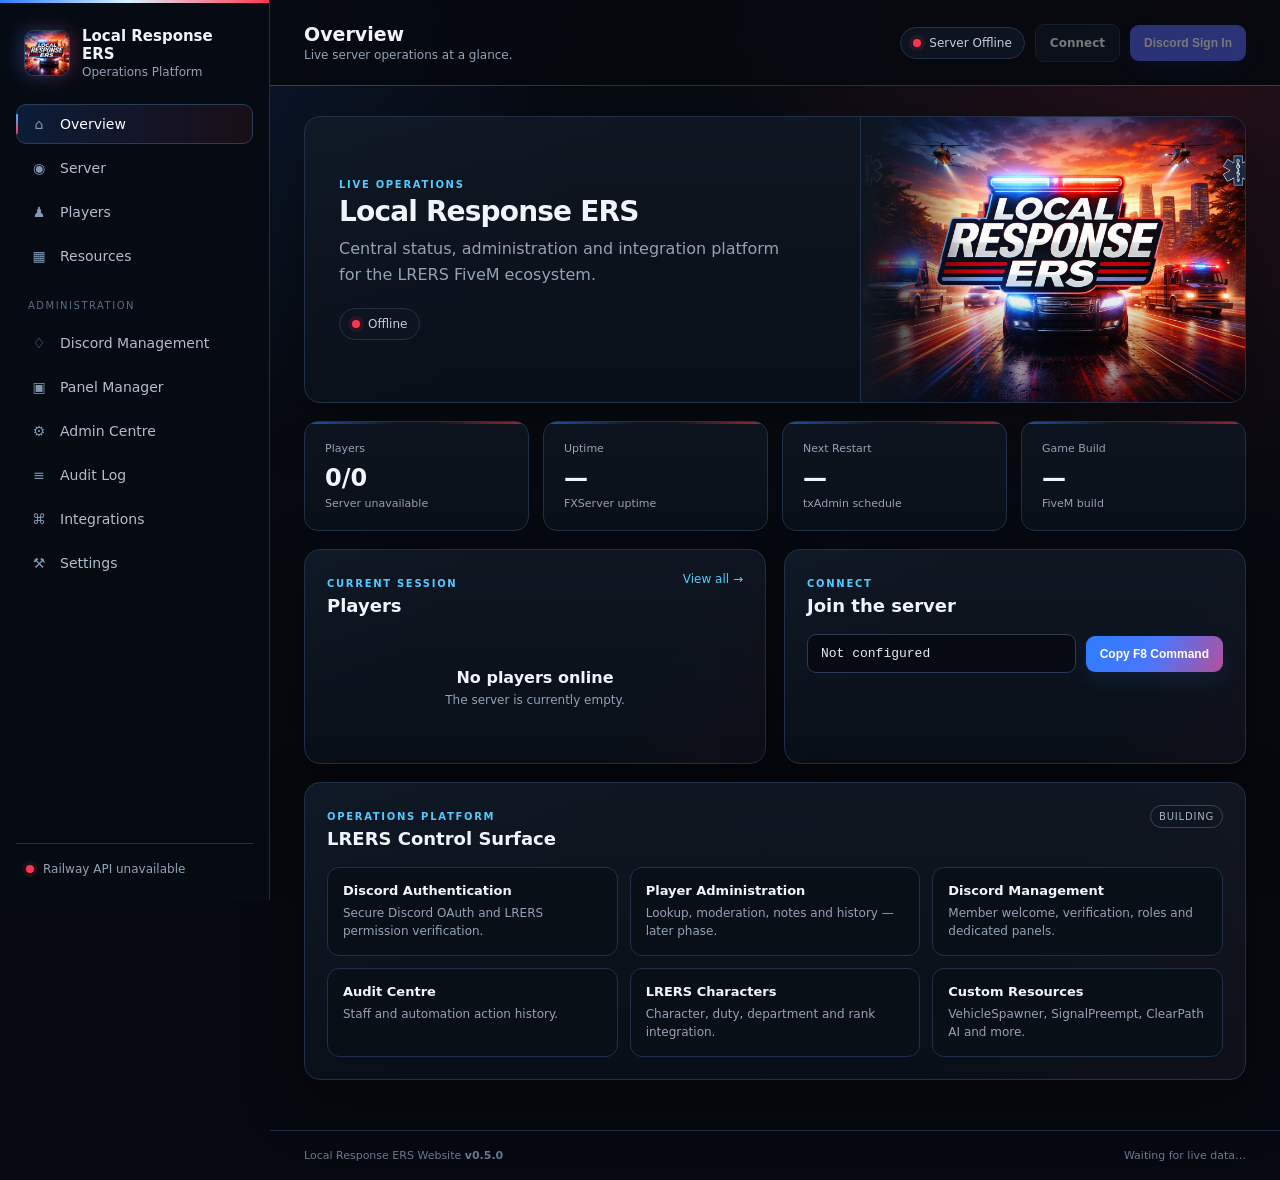
<file: index.html>
<!doctype html>
<html lang="en">
<head>
  <meta charset="utf-8">
  <meta name="viewport" content="width=device-width, initial-scale=1">
  <meta name="theme-color" content="#080c13">
  <meta name="description" content="Local Response ERS live FiveM server dashboard and administration portal.">
  <meta http-equiv="Content-Security-Policy" content="default-src 'self'; script-src 'self'; style-src 'self'; img-src 'self' https://cdn.discordapp.com data:; connect-src https://lrers-discord-bot-production.up.railway.app; object-src 'none'; base-uri 'self'">
  <meta property="og:title" content="Local Response ERS">
  <meta property="og:description" content="Live server operations, players, resources and administration for Local Response ERS.">
  <meta property="og:image" content="https://iillifoggyiilli.github.io/LRERS-Website/assets/img/lrers-server-logo.png">
  <meta property="og:type" content="website">
  <title>Local Response ERS</title>
  <link rel="icon" href="assets/img/lrers-icon.png" type="image/png">
  <link rel="manifest" href="manifest.webmanifest">
  <link rel="stylesheet" href="assets/css/styles.css">
</head>
<body>
  <div class="app-shell">
    <aside class="sidebar" id="sidebar">
      <div class="brand">
        <img src="assets/img/lrers-icon.png" alt="Local Response ERS" class="brand-logo">
        <div>
          <strong>Local Response ERS</strong>
          <span>Operations Platform</span>
        </div>
      </div>
      <nav class="nav" id="nav">
        <a href="#/overview" data-route="overview"><span>⌂</span> Overview</a>
        <a href="#/server" data-route="server"><span>◉</span> Server</a>
        <a href="#/players" data-route="players"><span>♟</span> Players</a>
        <a href="#/resources" data-route="resources"><span>▦</span> Resources</a>
        <div class="nav-divider">Administration</div>
        <a href="#/discord" data-route="discord" data-admin-nav><span>♢</span> Discord Management</a>
        <a href="#/panels" data-route="panels" data-admin-nav><span>▣</span> Panel Manager</a>
        <a href="#/admin" data-route="admin" data-admin-nav><span>⚙</span> Admin Centre</a>
        <a href="#/audit" data-route="audit" data-admin-nav><span>≡</span> Audit Log</a>
        <a href="#/integrations" data-route="integrations"><span>⌘</span> Integrations</a>
        <a href="#/settings" data-route="settings" data-admin-nav><span>⚒</span> Settings</a>
      </nav>
      <div class="sidebar-footer">
        <span class="dot" id="apiDot"></span>
        <span id="apiLabel">Connecting…</span>
      </div>
    </aside>

    <section class="main-shell">
      <header class="topbar">
        <button class="icon-button mobile-only" id="menuButton" aria-label="Open menu">☰</button>
        <div class="page-heading">
          <h1 id="pageTitle">Overview</h1>
          <p id="pageSubtitle">Live server operations at a glance.</p>
        </div>
        <div class="topbar-actions">
          <div class="server-pill" id="serverPill"><span class="dot"></span><span>Loading</span></div>
          <a class="button ghost connect-top" id="connectTop" href="#" target="_blank" rel="noopener">Connect</a>
          <div id="authArea" class="auth-area"></div>
        </div>
      </header>
      <main id="app" class="content" aria-live="polite"></main>
      <footer class="footer">
        <span>Local Response ERS Website <b id="websiteVersion">v0.2.1</b></span>
        <span id="lastUpdated">Waiting for live data…</span>
      </footer>
    </section>
  </div>

  <div class="toast-stack" id="toasts" aria-live="polite"></div>
  <script src="assets/js/config.js"></script>
  <script src="assets/js/api.js"></script>
  <script src="assets/js/views.js"></script>
  <script src="assets/js/community-views.js"></script>
  <script src="assets/js/app.js"></script>
</body>
</html>
</file>
<file: assets/css/styles.css>
:root{--bg:#06090f;--panel:#0b111a;--panel2:#101824;--line:#223047;--text:#f1f5fb;--muted:#93a2b5;--cyan:#52caff;--blue:#2d7dff;--blue2:#42b8ff;--red:#ff354d;--red2:#ff6a45;--purple:#7658ff;--green:#53e18f;--amber:#f8c55d;--radius:16px;--shadow:0 20px 60px rgba(0,0,0,.34)}
*{box-sizing:border-box}html{background:var(--bg);color:var(--text);font-family:Inter,ui-sans-serif,system-ui,-apple-system,Segoe UI,sans-serif}body{margin:0;min-height:100vh;background:radial-gradient(circle at 8% 2%,rgba(45,125,255,.14),transparent 29rem),radial-gradient(circle at 94% 3%,rgba(255,53,77,.13),transparent 31rem),linear-gradient(180deg,#070b12 0%,#05080d 100%);background-attachment:fixed}a{color:inherit}.app-shell{min-height:100vh;display:grid;grid-template-columns:270px 1fr}.sidebar{position:sticky;top:0;height:100vh;border-right:1px solid var(--line);background:rgba(7,11,18,.95);backdrop-filter:blur(20px);padding:20px 16px;display:flex;flex-direction:column;z-index:20}.sidebar:before{content:"";position:absolute;left:0;right:0;top:0;height:3px;background:linear-gradient(90deg,var(--blue),#d9f3ff 48%,var(--red))}.brand{display:flex;align-items:center;gap:12px;padding:7px 8px 25px}.brand-logo{width:46px;height:46px;object-fit:cover;border-radius:10px;border:1px solid #314155;filter:drop-shadow(-5px 0 9px rgba(45,125,255,.22)) drop-shadow(5px 0 9px rgba(255,53,77,.18))}.brand strong,.brand span{display:block}.brand strong{font-size:15px}.brand span{font-size:12px;color:var(--muted);margin-top:2px}.nav{display:flex;flex-direction:column;gap:4px}.nav a{position:relative;display:flex;gap:11px;align-items:center;padding:11px 12px;text-decoration:none;color:#b2bdcb;border:1px solid transparent;border-radius:10px;font-size:14px;transition:.15s}.nav a:hover{color:var(--text);background:#111925}.nav a.active{color:white;background:linear-gradient(90deg,rgba(45,125,255,.16),rgba(255,53,77,.08));border-color:#2a3c55}.nav a.active:before{content:"";position:absolute;left:-1px;top:9px;bottom:9px;width:2px;background:linear-gradient(var(--blue2),var(--red));border-radius:3px}.nav a span{width:20px;text-align:center;color:#8098b3}.nav a.verified span{color:var(--green)}.nav-divider{font-size:10px;text-transform:uppercase;letter-spacing:.15em;color:#5d6c80;padding:20px 12px 8px}.sidebar-footer{margin-top:auto;border-top:1px solid var(--line);padding:18px 10px 4px;display:flex;gap:9px;align-items:center;color:var(--muted);font-size:12px}.dot{display:inline-block;width:8px;height:8px;border-radius:50%;background:#7c8795}.dot.online,.server-pill.online .dot,.status-badge.online .dot{background:var(--green);box-shadow:0 0 0 4px rgba(83,225,143,.10)}.dot.offline,.server-pill.offline .dot,.status-badge.offline .dot{background:var(--red);box-shadow:0 0 0 4px rgba(255,53,77,.10)}.main-shell{min-width:0;display:flex;flex-direction:column;min-height:100vh}.topbar{min-height:86px;padding:18px 34px;border-bottom:1px solid var(--line);display:flex;align-items:center;gap:20px;position:sticky;top:0;background:rgba(6,9,15,.89);backdrop-filter:blur(20px);z-index:10}.topbar:after{content:"";position:absolute;left:0;right:0;bottom:-1px;height:1px;background:linear-gradient(90deg,rgba(45,125,255,.28),transparent 38%,transparent 62%,rgba(255,53,77,.25))}.page-heading{flex:1}.page-heading h1{font-size:19px;margin:0 0 3px}.page-heading p{font-size:12px;color:var(--muted);margin:0}.topbar-actions{display:flex;align-items:center;gap:10px}.server-pill,.status-badge{display:inline-flex;align-items:center;gap:8px;border:1px solid var(--line);background:#0d141f;border-radius:999px;padding:8px 12px;font-size:12px;color:#c4ceda}.content{width:min(1320px,100%);margin:0 auto;padding:30px 34px 50px;display:flex;flex-direction:column;gap:18px}.panel{position:relative;background:linear-gradient(180deg,rgba(15,22,33,.98),rgba(9,15,24,.98));border:1px solid var(--line);border-radius:var(--radius);padding:22px;box-shadow:var(--shadow);overflow:hidden}.panel:before{content:"";position:absolute;inset:0;pointer-events:none;background:linear-gradient(125deg,rgba(45,125,255,.025),transparent 30%,transparent 70%,rgba(255,53,77,.025))}.hero{display:flex;align-items:flex-start;justify-content:space-between;gap:20px;padding:28px}.hero-branded{display:grid;grid-template-columns:minmax(0,1fr) minmax(330px,41%);align-items:stretch;padding:0;min-height:285px}.hero-copy{padding:34px;display:flex;flex-direction:column;justify-content:center;z-index:2}.hero-copy h2{font-size:34px;letter-spacing:-.03em}.hero-status{display:flex;gap:10px;align-items:center;flex-wrap:wrap;margin-top:20px}.hero-art{position:relative;min-height:285px;overflow:hidden;border-left:1px solid var(--line)}.hero-art:after{content:"";position:absolute;inset:0;background:linear-gradient(90deg,#0d151f 0%,transparent 28%),linear-gradient(180deg,transparent 60%,rgba(4,7,12,.55))}.hero-art img{width:100%;height:100%;object-fit:cover;display:block;position:absolute;inset:0}.hero h2,.panel h2{font-size:28px;margin:5px 0 8px}.hero p,.panel>p{color:var(--muted);margin:0;line-height:1.65}.eyebrow{font-size:10px;letter-spacing:.17em;text-transform:uppercase;color:var(--cyan);font-weight:800}.metrics-grid{display:grid;grid-template-columns:repeat(4,minmax(0,1fr));gap:14px}.metrics-grid.compact .metric-card{padding:17px}.metric-card{position:relative;padding:20px;background:linear-gradient(180deg,#0d141f,#0a1018);border:1px solid var(--line);border-radius:14px;overflow:hidden}.metric-card:before{content:"";position:absolute;left:0;right:0;top:0;height:2px;background:linear-gradient(90deg,var(--blue),transparent 42%,transparent 58%,var(--red));opacity:.6}.metric-card span,.metric-card small{display:block;color:var(--muted);font-size:11px}.metric-card strong{display:block;font-size:24px;margin:9px 0 5px;white-space:nowrap;overflow:hidden;text-overflow:ellipsis}.grid.two{display:grid;grid-template-columns:1fr 1fr;gap:18px}.panel-head{position:relative;z-index:1;display:flex;align-items:flex-start;justify-content:space-between;gap:16px;margin-bottom:18px}.panel-head h3{margin:4px 0 0;font-size:18px}.text-link{text-decoration:none;color:var(--cyan);font-size:12px}.connect-box{position:relative;z-index:1;display:flex;flex-wrap:wrap;gap:10px;align-items:center}.connect-box label{width:100%;font-size:11px;color:var(--muted)}code{display:block;background:#070b11;border:1px solid #2b3b52;border-radius:9px;padding:11px 13px;font:13px ui-monospace,SFMono-Regular,Consolas,monospace;flex:1;min-width:220px;color:#e2edf8}.button{border:0;border-radius:9px;background:linear-gradient(115deg,var(--blue) 0%,#4977ff 48%,var(--red) 140%);color:white;padding:11px 14px;text-decoration:none;font-weight:750;font-size:12px;cursor:pointer;box-shadow:0 8px 24px rgba(45,125,255,.12);transition:transform .12s,filter .12s}.button:hover{filter:brightness(1.08);transform:translateY(-1px)}.button:disabled{opacity:.55;cursor:not-allowed;transform:none}.button.secondary,.button.ghost{background:#121b28;border:1px solid #2b3b50;box-shadow:none}.button.discord{background:#5865f2}.button.danger{background:linear-gradient(120deg,#b8293f,var(--red))}.button.mini{padding:7px 10px;font-size:10px}.button.disabled{opacity:.45;pointer-events:none}.icon-button{border:1px solid var(--line);background:var(--panel);color:var(--text);border-radius:9px;width:38px;height:38px}.feature-grid{position:relative;z-index:1;display:grid;grid-template-columns:repeat(3,minmax(0,1fr));gap:12px;margin-top:18px}.feature{border:1px solid var(--line);background:#090f17;border-radius:12px;padding:15px}.feature strong,.feature span{display:block}.feature strong{font-size:13px}.feature span{font-size:12px;color:var(--muted);line-height:1.5;margin-top:6px}.tag{display:inline-flex;align-items:center;font-size:10px;text-transform:uppercase;letter-spacing:.08em;border:1px solid #35465d;padding:5px 8px;border-radius:999px;color:#a2b3c8;white-space:nowrap}.tag.good{border-color:rgba(83,225,143,.28);color:#79efaa;background:rgba(83,225,143,.06)}.table-wrap{position:relative;z-index:1;overflow:auto;border:1px solid var(--line);border-radius:12px}table{border-collapse:collapse;width:100%;min-width:520px}th,td{text-align:left;padding:12px 14px;border-bottom:1px solid #192538;font-size:12px}th{color:#8395ac;text-transform:uppercase;letter-spacing:.08em;font-size:10px;background:#090f17}tbody tr:last-child td{border-bottom:0}tbody tr:hover{background:#101927}.player-id{display:inline-grid;place-items:center;min-width:32px;background:#182538;color:#b3c2d4;border-radius:6px;padding:4px 6px;font-family:ui-monospace,monospace}.muted,.table-note{color:var(--muted)}.table-note{position:relative;z-index:1;font-size:11px}.detail-list{position:relative;z-index:1;margin:0}.detail-list div{display:flex;justify-content:space-between;border-bottom:1px solid #1b293c;padding:12px 0}.detail-list div:last-child{border:0}.detail-list dt{color:var(--muted);font-size:12px}.detail-list dd{margin:0;font-size:12px;font-weight:700}.resource-state{display:inline-flex;padding:4px 8px;border-radius:999px;font-size:10px;text-transform:uppercase;letter-spacing:.06em;background:#182130}.resource-state.started{color:#75efa9;background:rgba(83,225,143,.10)}.resource-state.stopped{color:#ff8196;background:rgba(255,53,77,.10)}.search,textarea{width:min(300px,100%);background:#080d14;border:1px solid #2b3c53;border-radius:9px;color:var(--text);padding:10px 12px;outline:none;font:inherit}.search:focus,textarea:focus{border-color:#4f8ee6;box-shadow:0 0 0 3px rgba(45,125,255,.08)}.locked{border-style:dashed}.auth-gate{border-color:#4655af}.auth-gate .button{margin-top:18px}.control-note{border-color:rgba(83,225,143,.26)}.empty-state{padding:34px;text-align:center;color:var(--muted)}.empty-state strong{color:var(--text)}.empty-state p{margin:6px 0 0;font-size:12px}.error-panel{border-color:rgba(255,53,77,.34)}.footer{margin-top:auto;border-top:1px solid var(--line);padding:18px 34px;color:#687a91;font-size:11px;display:flex;justify-content:space-between;gap:20px}.toast-stack{position:fixed;right:22px;bottom:22px;z-index:50}.toast{background:#131e2c;border:1px solid #354b67;color:white;border-radius:10px;padding:12px 15px;margin-top:8px;box-shadow:var(--shadow);font-size:12px}.mobile-only{display:none}.auth-area{display:flex;align-items:center}.user-chip{display:flex;align-items:center;gap:8px;background:#0d141f;border:1px solid #2a3a50;border-radius:11px;padding:5px 7px 5px 5px;min-width:150px}.user-chip img,.avatar-fallback{width:31px;height:31px;border-radius:8px;object-fit:cover;background:#19263a;display:grid;place-items:center}.user-chip div{min-width:0;flex:1}.user-chip b,.user-chip small{display:block;white-space:nowrap;overflow:hidden;text-overflow:ellipsis}.user-chip b{font-size:11px}.user-chip small{font-size:9px;color:var(--muted);margin-top:2px;text-transform:uppercase;letter-spacing:.07em}.signout{border:0;background:transparent;color:#8596aa;font-size:18px;cursor:pointer}.signout:hover{color:var(--red)}.admin-hero{display:flex;justify-content:space-between;gap:24px;align-items:center}.identity-card{display:flex;gap:10px;align-items:center;background:#0a1018;border:1px solid var(--line);border-radius:12px;padding:10px 13px;min-width:205px}.identity-card img{width:44px;height:44px;border-radius:10px}.identity-card strong,.identity-card span{display:block}.identity-card strong{font-size:12px}.identity-card span{color:var(--muted);font-size:10px;margin-top:4px;text-transform:uppercase;letter-spacing:.08em}.stack-form{position:relative;z-index:1;display:flex;flex-direction:column;gap:10px}.stack-form label{font-size:11px;color:var(--muted)}.stack-form textarea{width:100%;min-height:110px;resize:vertical}.stack-form .button{align-self:flex-start}.action-links{position:relative;z-index:1;display:flex;flex-direction:column;gap:10px}.action-link{text-decoration:none;border:1px solid var(--line);background:#090f17;border-radius:10px;padding:13px 14px}.action-link:hover{border-color:#3c5575;background:#0d1520}.action-link b,.action-link span{display:block}.action-link b{font-size:12px}.action-link span{font-size:11px;color:var(--muted);margin-top:4px}.audit-status{display:inline-flex;padding:4px 7px;border-radius:999px;font-size:9px;letter-spacing:.06em}.audit-status.success{color:#79efaa;background:rgba(83,225,143,.10)}.audit-status.failed{color:#ff8a9b;background:rgba(255,53,77,.10)}.audit-status.pending{color:#ffd780;background:rgba(248,197,93,.10)}.audit-status.info{color:#7fcfff;background:rgba(45,125,255,.10)}
@media(max-width:1120px){.topbar-actions .connect-top{display:none}.hero-branded{grid-template-columns:1fr 40%}.hero-copy h2{font-size:29px}}
@media(max-width:980px){.app-shell{grid-template-columns:1fr}.sidebar{position:fixed;transform:translateX(-105%);width:270px;transition:.2s}.sidebar.open{transform:none}.mobile-only{display:inline-grid;place-items:center}.metrics-grid{grid-template-columns:repeat(2,1fr)}.grid.two{grid-template-columns:1fr}.feature-grid{grid-template-columns:repeat(2,1fr)}.hero-branded{grid-template-columns:1fr}.hero-art{border-left:0;border-top:1px solid var(--line);min-height:220px}.hero-art:after{background:linear-gradient(180deg,#0d151f 0%,transparent 24%,rgba(4,7,12,.45))}}
@media(max-width:720px){.auth-area .button.discord{font-size:0;width:42px;height:38px;padding:0}.auth-area .button.discord:after{content:"Discord";font-size:9px}.user-chip{min-width:0}.user-chip div{display:none}.server-pill{display:none}}
@media(max-width:620px){.topbar{padding:14px 16px}.content{padding:20px 16px 36px}.page-heading p{display:none}.metrics-grid{grid-template-columns:1fr 1fr;gap:10px}.metric-card{padding:15px}.metric-card strong{font-size:19px}.hero{padding:20px;flex-direction:column}.hero-branded{padding:0}.hero-copy{padding:22px}.hero-copy h2,.panel h2{font-size:23px}.hero-art{min-height:180px}.feature-grid{grid-template-columns:1fr}.footer{padding:16px;flex-direction:column}.panel{padding:17px}.panel-head{flex-wrap:wrap}.search{width:100%}.admin-hero{flex-direction:column;align-items:flex-start}.identity-card{width:100%}}
.button.success{background:linear-gradient(120deg,#178e58,#28b876);box-shadow:none}.resource-actions{display:flex;align-items:center;gap:7px;flex-wrap:wrap}.resource-actions.compact{gap:5px}.resource-actions.compact .button{padding:6px 8px}.form-foot{display:flex;align-items:center;justify-content:space-between;gap:12px;flex-wrap:wrap}.form-foot .button{margin-left:auto}.audit-head{align-items:center}.audit-tools{display:flex;gap:8px;flex-wrap:wrap;justify-content:flex-end}.audit-tools .search{width:180px}.select{background:#080d14;border:1px solid #2b3c53;border-radius:9px;color:var(--text);padding:9px 11px;outline:none;font:inherit;font-size:11px}.select:focus{border-color:#4f8ee6;box-shadow:0 0 0 3px rgba(45,125,255,.08)}.category-code{display:inline-block;min-width:0;padding:5px 7px;font-size:10px;white-space:nowrap}.table-wrap tr[hidden]{display:none}.admin-hero h2{font-size:25px}.admin-hero p{max-width:780px}.audit-tools .button{align-self:stretch}.resource-state.starting,.resource-state.stopping{color:#ffd780;background:rgba(248,197,93,.10)}
@media(max-width:760px){.audit-tools{width:100%;justify-content:stretch}.audit-tools .search,.audit-tools .select,.audit-tools .button{width:100%}.form-foot{align-items:stretch}.form-foot .button{margin-left:0;width:100%}.resource-actions{min-width:145px}}

/* Discord community management */
.discord-form input[type="checkbox"],.role-checklist input[type="checkbox"]{accent-color:var(--blue);margin-right:7px}
.discord-form select,.stack-form select,.stack-form input.search{width:100%;max-width:none}
.stack-form input.search.full{width:100%}
.role-checklist{display:grid;grid-template-columns:repeat(auto-fit,minmax(180px,1fr));gap:9px;padding:12px;background:#080d14;border:1px solid var(--line);border-radius:10px;max-height:230px;overflow:auto}
.role-checklist label{padding:5px 8px;background:#0c1521;border-radius:6px}
.panel-catalog{display:grid;grid-template-columns:repeat(auto-fit,minmax(180px,1fr));gap:10px}
.panel-choice{color:var(--text);text-align:left;background:#0a131f;border:1px solid #293c55;border-radius:10px;padding:14px;cursor:pointer}
.panel-choice.selected,.panel-choice:hover{border-color:#6e9fe8;background:#15253a}
.panel-choice strong,.panel-choice small{display:block}.panel-choice small{color:var(--muted);margin-top:6px}
.template-list{display:flex;flex-wrap:wrap;gap:8px;margin-top:15px}
.publish-form{margin-top:30px;border-top:1px solid var(--line);padding-top:22px}
.config-note{border-color:rgba(45,125,255,.35)}
.stack-form textarea{width:100%;min-height:120px}

/* v0.5.0 onboarding-panel text preview. Text is filled via textContent only. */
.panel-preview{background:#080c13;border:1px solid #33485f;border-left:4px solid #2689e8;border-radius:10px;padding:17px;margin:14px 0;max-width:100%;overflow:hidden}
.panel-preview[data-color="red"]{border-left-color:#ff425d}
.panel-preview[data-color="neutral"]{border-left-color:#8292a7}
.panel-preview-label{font-size:10px;letter-spacing:.09em;font-weight:700;color:var(--cyan)}
.panel-preview strong{display:block;font-size:15px;margin:9px 0}
.panel-preview pre{white-space:pre-wrap;overflow-wrap:anywhere;max-height:450px;overflow:auto;font:12px/1.55 system-ui,sans-serif;color:#dce6f5;margin:0 0 12px}
.panel-preview small,[data-panel-length]{font-size:11px;color:var(--muted)}
</file>
